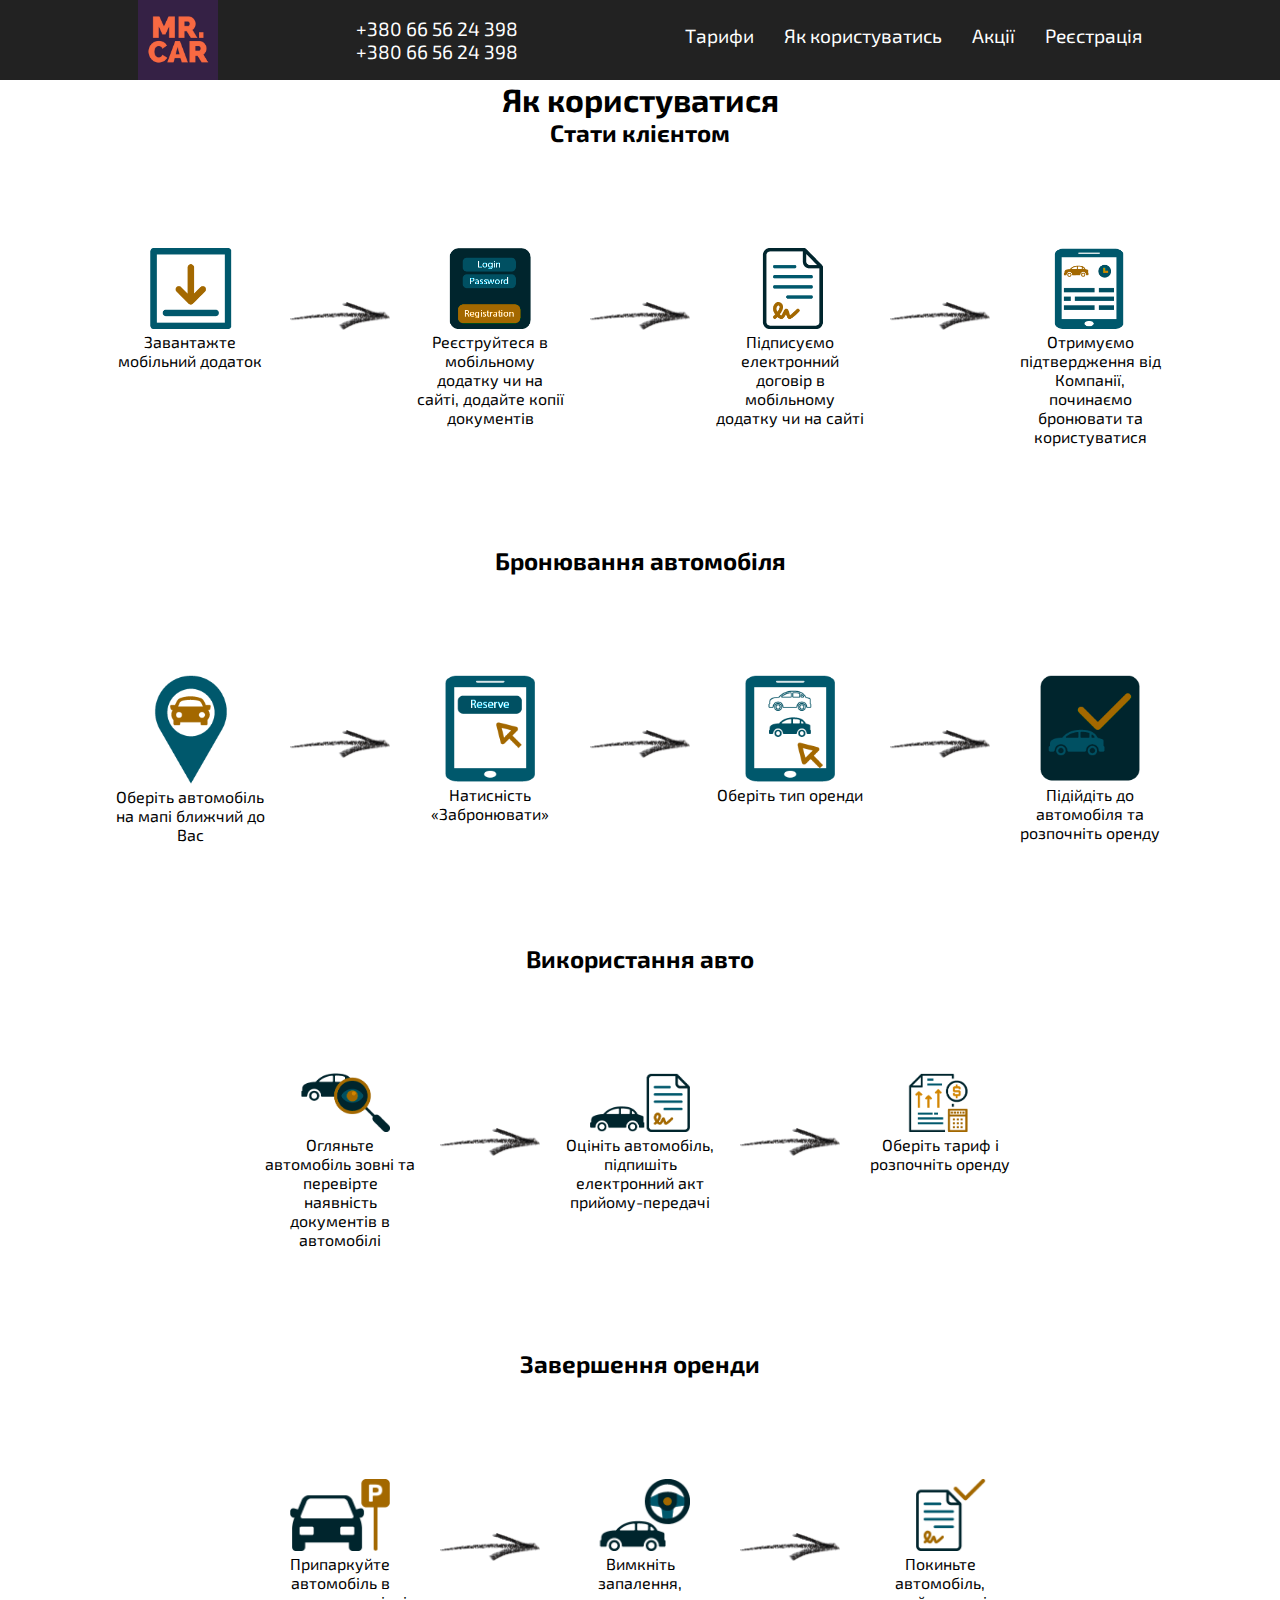
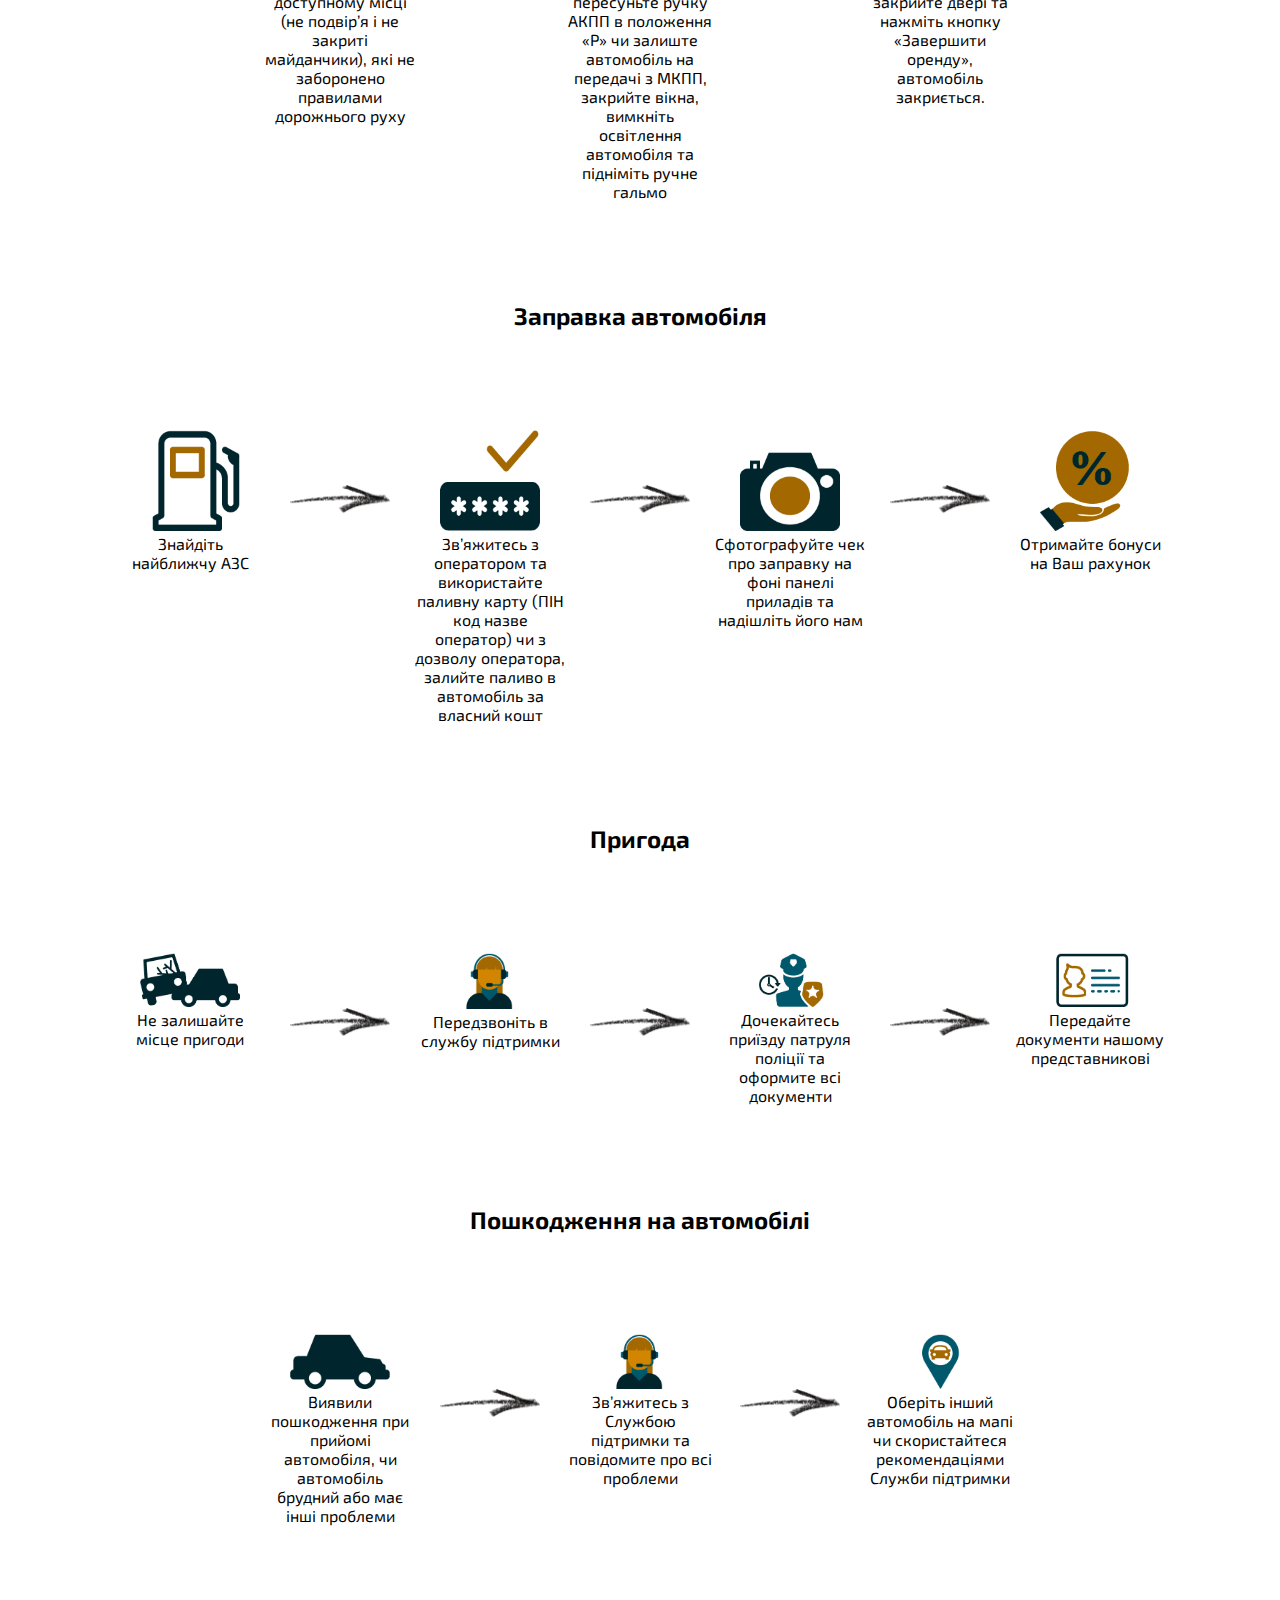
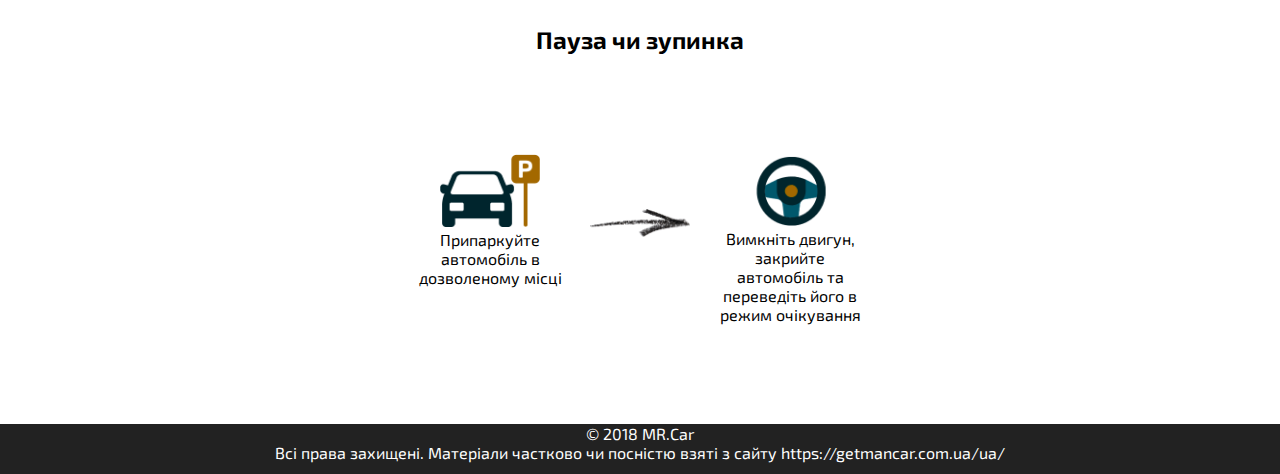
<file: how.html>
<!DOCTYPE html>
<html lang="en">
<head>
    <meta charset="UTF-8">
    <link href="https://fonts.googleapis.com/css?family=Exo+2" rel="stylesheet">
    <link rel="apple-touch-icon" sizes="180x180" href="static/favicon/apple-touch-icon.png">
    <link rel="icon" type="image/png" sizes="32x32" href="static/favicon/favicon-32x32.png">
    <link rel="icon" type="image/png" sizes="16x16" href="static/favicon/favicon-16x16.png">
    <link rel="manifest" href="static/favicon/site.webmanifest">
    <link rel="mask-icon" href="static/favicon/safari-pinned-tab.svg" color="#5bbad5">
    <meta name="msapplication-TileColor" content="#da532c">
    <meta name="theme-color" content="#ffffff">
    <link rel="stylesheet" type="text/css" href="./static/style/style.css">
    <link rel="stylesheet" type="text/css" href="./static/style/slider-def.css">

    <meta name="viewport" content="width=device-width, initial-scale=1.0">
    <meta http-equiv="X-UA-Compatible" content="ie=edge">
    <title>mr.Car - Тарифи</title>
</head>
<body>
    <header>
        <div class="column">
                <a href="index.html"><img src="static/img/logo.png"></a>
        </div>
        <div class="column">
            <a href="tel:+380665624398">+380 66 56 24 398</a><br>
            <a href="tel:+380665624398">+380 66 56 24 398</a>
        </div>
        <ul class="menu">
            <li><a href="taryph.html">Тарифи</a></li>
            <li><a href="how.html">Як користуватись</a></li>
            <li><a href="sale.html">Акції</a></li>
            <li><a href="register.html">Реєстрація</a></li>
        </ul>
    </header>
       <h1>Як користуватися</h1>
       <div class="how">
           <h2>Cтати клієнтом</h2>
           <ul>
               <li><img src="static/img/how/1-1.png" alt=""><span>Завантажте мобільний додаток</span></li>
               <li><img src="static/img/how/arrow.png" class="arrow" alt=""></li>
               <li><img src="static/img/how/1-2.png" alt=""><span>Реєструйтеся в мобільному додатку чи на сайті, додайте копії документів</span></li>
               <li><img src="static/img/how/arrow.png" class="arrow" alt=""></li>
               <li><img src="static/img/how/1-3.png" alt=""><span>Підписуємо електронний договір в мобільному додатку чи на сайті</span></li>
               <li><img src="static/img/how/arrow.png" class="arrow" alt=""></li>
               <li><img src="static/img/how/1-4.png" alt=""><span>Отримуємо підтвердження від Компанії, починаємо бронювати та користуватися</span></li>
               

           </ul>
           <H2>Бронювання автомобіля</H2>
           <ul>
                <li><img src="static/img/how/2-1.png" alt=""><span>Оберіть автомобіль на мапі ближчий до Вас</span></li>
                <li><img src="static/img/how/arrow.png" class="arrow" alt=""></li>
                <li><img src="static/img/how/2-2.png" alt=""><span>Натисність «Забронювати»</span></li>
                <li><img src="static/img/how/arrow.png" class="arrow" alt=""></li>
                <li><img src="static/img/how/2-3.png" alt=""><span>Оберіть тип оренди</span></li>
                <li><img src="static/img/how/arrow.png" class="arrow" alt=""></li>
                <li><img src="static/img/how/2-4.png" alt=""><span>Підійдіть до автомобіля та розпочніть оренду</span></li>
                
 
            </ul>
            <H2>Використання авто</H2>
            <ul>
                 <li><img src="static/img/how/3-1.png" alt=""><span>Огляньте автомобіль зовні та перевірте наявність документів в автомобілі</span></li>
                 <li><img src="static/img/how/arrow.png" class="arrow" alt=""></li>
                 <li><img src="static/img/how/3-2.png" alt=""><span>Оцініть автомобіль, підпишіть електронний акт прийому-передачі</span></li>
                 <li><img src="static/img/how/arrow.png" class="arrow" alt=""></li>
                 <li><img src="static/img/how/3-3.png" alt=""><span>Оберіть тариф і розпочніть оренду</span></li>
             </ul>
             <H2>Завершення оренди</H2>
             <ul>
                  <li><img src="static/img/how/4-1.png" alt=""><span>Припаркуйте автомобіль в доступному місці (не подвір’я і не закриті майданчики), які не заборонено правилами дорожнього руху</span></li>
                  <li><img src="static/img/how/arrow.png" class="arrow" alt=""></li>
                  <li><img src="static/img/how/4-2.png" alt=""><span>Вимкніть запалення, пересуньте ручку АКПП в положення «Р» чи залиште автомобіль на передачі з МКПП, закрийте вікна, вимкніть освітлення автомобіля та підніміть ручне гальмо</span></li>
                  <li><img src="static/img/how/arrow.png" class="arrow" alt=""></li>
                  <li><img src="static/img/how/4-3.png" alt=""><span>Покиньте автомобіль, закрийте двері та нажміть кнопку «Завершити оренду», автомобіль закриється.</span></li>
              </ul>
              <H2>Заправка автомобіля</H2>
           <ul>
                <li><img src="static/img/how/5-1.png" alt=""><span>Знайдіть найближчу АЗС</span></li>
                <li><img src="static/img/how/arrow.png" class="arrow" alt=""></li>
                <li><img src="static/img/how/5-2.png" alt=""><span>Зв’яжитесь з оператором та використайте паливну карту (ПІН код назве оператор) чи з дозволу оператора, залийте паливо в автомобіль за власний кошт</span></li>
                <li><img src="static/img/how/arrow.png" class="arrow" alt=""></li>
                <li><img src="static/img/how/5-3.png" alt=""><span>Сфотографуйте чек про заправку на фоні панелі приладів та надішліть його нам
                    </span></li>
                <li><img src="static/img/how/arrow.png" class="arrow" alt=""></li>
                <li><img src="static/img/how/5-4.png" alt=""><span>Отримайте бонуси на Ваш рахунок</span></li>
            </ul>
            <H2>Пригода</H2>
           <ul>
                <li><img src="static/img/how/6-1.png" alt=""><br><span>Не залишайте місце пригоди</span></li>
                <li><img src="static/img/how/arrow.png" class="arrow" alt=""></li>
                <li><img src="static/img/how/6-2.png" alt=""><span>Передзвоніть в службу підтримки</span></li>
                <li><img src="static/img/how/arrow.png" class="arrow" alt=""></li>
                <li><img src="static/img/how/6-3.png" alt=""><span>Дочекайтесь приїзду патруля поліції та оформите всі документи</span></li>
                <li><img src="static/img/how/arrow.png" class="arrow" alt=""></li>
                <li><img src="static/img/how/6-4.png" alt=""><span>Передайте документи нашому представникові</span></li>
            </ul>
            <H2>Пошкодження на автомобілі</H2>
           <ul>
                <li><img src="static/img/how/7-1.png" alt=""><br><span>Виявили пошкодження при прийомі автомобіля, чи автомобіль брудний або має інші проблеми</span></li>
                <li><img src="static/img/how/arrow.png" class="arrow" alt=""></li>
                <li><img src="static/img/how/7-2.png" alt=""><span>Зв’яжитесь з Службою підтримки та повідомите про всі проблеми</span></li>
                <li><img src="static/img/how/arrow.png" class="arrow" alt=""></li>
                <li><img src="static/img/how/7-3.png" alt=""><span>Оберіть інший автомобіль на мапі чи скористайтеся рекомендаціями Служби підтримки</span></li>
            </ul>
            <H2>Пауза чи зупинка</H2>
           <ul>
                <li><img src="static/img/how/8-1.png" alt=""><br><span>Припаркуйте автомобіль в дозволеному місці</span></li>
                <li><img src="static/img/how/arrow.png" class="arrow" alt=""></li>
                <li><img src="static/img/how/8-2.png" alt=""><span>Вимкніть двигун, закрийте автомобіль та переведіть його в режим очікування</span></li>
            </ul>

       </div>
    <footer>
            <p>© 2018 MR.Car</p>
           <p> Всі права захищені.
           Матеріали частково чи посністю взяті з сайту <a href="https://getmancar.com.ua/ua/">https://getmancar.com.ua/ua/</a></p>
    </footer>
   
</body>
</html>
</file>
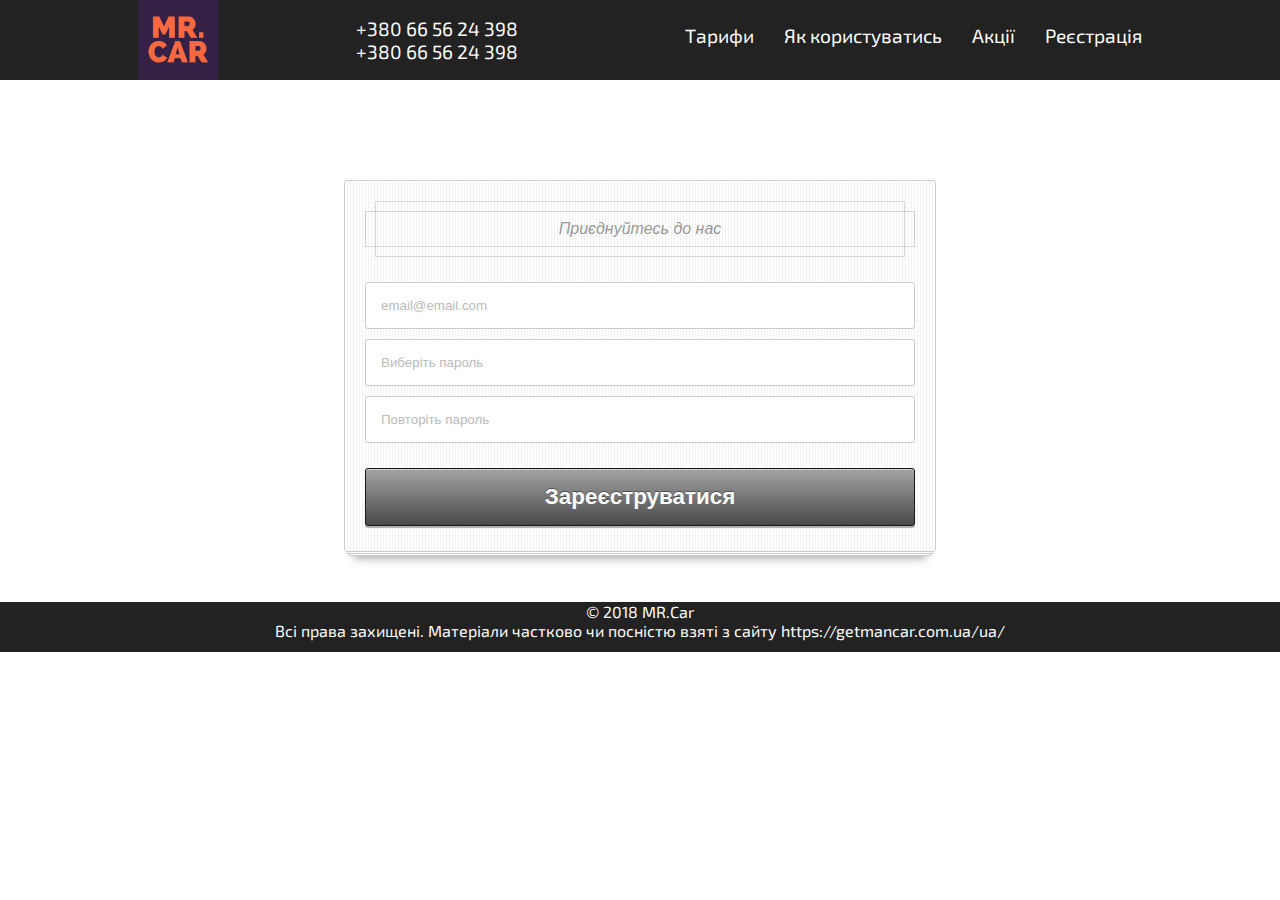
<file: register.html>
<!DOCTYPE html>
<html lang="en">
<head>
    <meta charset="UTF-8">
    <link href="https://fonts.googleapis.com/css?family=Exo+2" rel="stylesheet">
    <link rel="apple-touch-icon" sizes="180x180" href="static/favicon/apple-touch-icon.png">
    <link rel="icon" type="image/png" sizes="32x32" href="static/favicon/favicon-32x32.png">
    <link rel="icon" type="image/png" sizes="16x16" href="static/favicon/favicon-16x16.png">
    <link rel="manifest" href="static/favicon/site.webmanifest">
    <link rel="mask-icon" href="static/favicon/safari-pinned-tab.svg" color="#5bbad5">
    <meta name="msapplication-TileColor" content="#da532c">
    <meta name="theme-color" content="#ffffff">
    <link rel="stylesheet" type="text/css" href="./static/style/style.css">
    <link rel="stylesheet" type="text/css" href="./static/style/slider-def.css">
    <meta name="viewport" content="width=device-width, initial-scale=1.0">
    <meta http-equiv="X-UA-Compatible" content="ie=edge">
    <title>mr.Car - Тарифи</title>
</head>
<body>
    <header>
        <div class="column">
                <a href="index.html"><img src="static/img/logo.png"></a>
        </div>
        <div class="column">
            <a href="tel:+380665624398">+380 66 56 24 398</a><br>
            <a href="tel:+380665624398">+380 66 56 24 398</a>
        </div>
        <ul class="menu">
            <li><a href="taryph.html">Тарифи</a></li>
            <li><a href="how.html">Як користуватись</a></li>
            <li><a href="sale.html">Акції</a></li>
            <li><a href="register.html">Реєстрація</a></li>
        </ul>
    </header>
    <div class="wrapper">
        <div class="topHeader">
        </div>
            <form id="signup">
                <h1>Приєднуйтесь до нас</h1>
                <input placeholder="email@email.com" required="" type="email">
                <input placeholder="Виберіть пароль" required="" type="password">
                <input placeholder="Повторіть пароль" required="" type="password">					
                <button type="submit">Зареєструватися</button>	
            </form>
        
        
    </div>

    <footer>
            <p>© 2018 MR.Car</p>
           <p> Всі права захищені.
           Матеріали частково чи посністю взяті з сайту <a href="https://getmancar.com.ua/ua/">https://getmancar.com.ua/ua/</a></p>
    </footer>
   
</body>
</html>
</file>
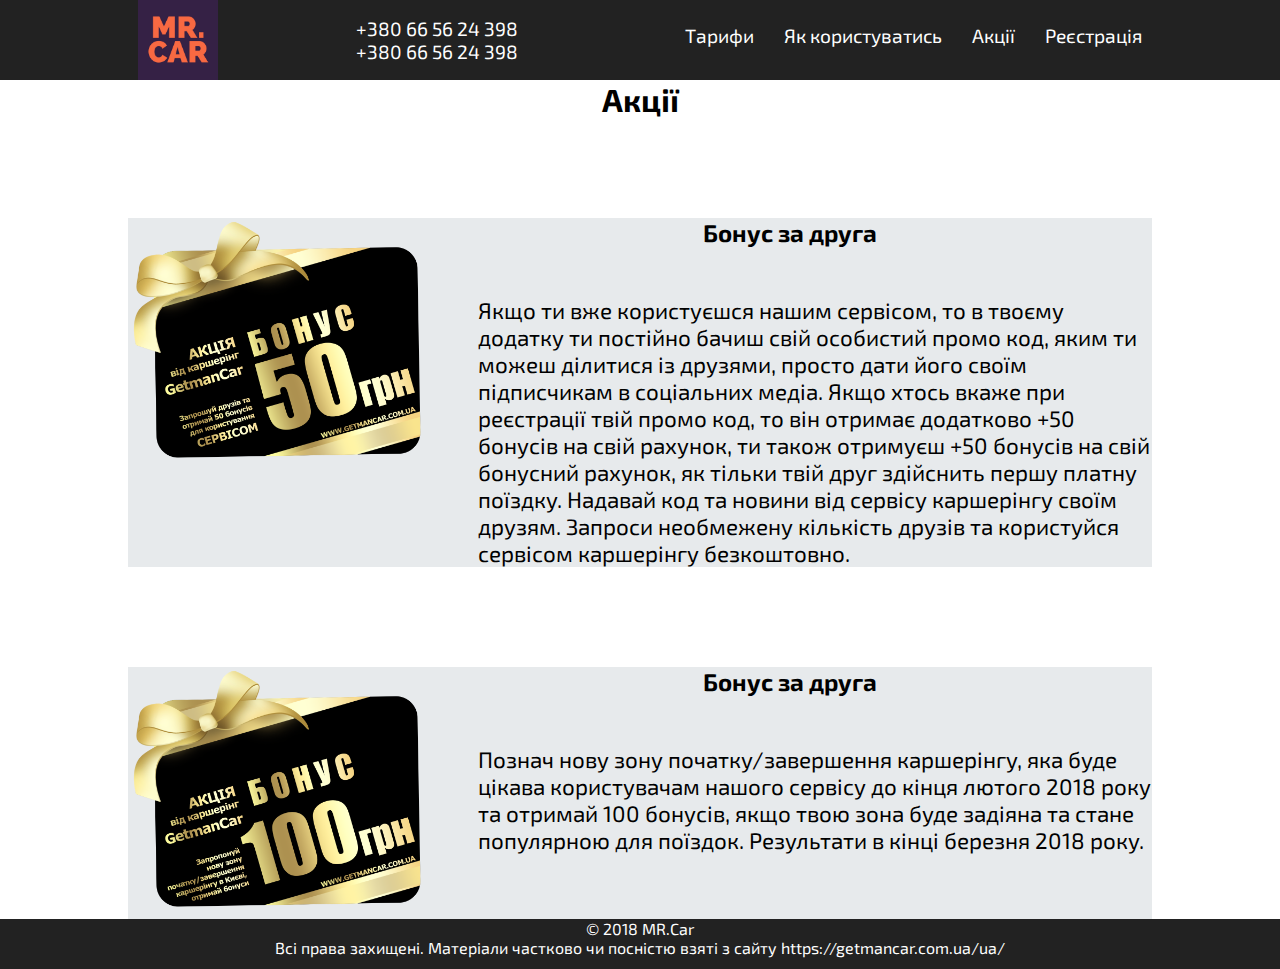
<file: sale.html>
<!DOCTYPE html>
<html lang="en">
<head>
    <meta charset="UTF-8">
    <link href="https://fonts.googleapis.com/css?family=Exo+2" rel="stylesheet">
    <link rel="apple-touch-icon" sizes="180x180" href="static/favicon/apple-touch-icon.png">
    <link rel="icon" type="image/png" sizes="32x32" href="static/favicon/favicon-32x32.png">
    <link rel="icon" type="image/png" sizes="16x16" href="static/favicon/favicon-16x16.png">
    <link rel="manifest" href="static/favicon/site.webmanifest">
    <link rel="mask-icon" href="static/favicon/safari-pinned-tab.svg" color="#5bbad5">
    <meta name="msapplication-TileColor" content="#da532c">
    <meta name="theme-color" content="#ffffff">
    <link rel="stylesheet" type="text/css" href="./static/style/style.css">
    <link rel="stylesheet" type="text/css" href="./static/style/slider-def.css">

    <meta name="viewport" content="width=device-width, initial-scale=1.0">
    <meta http-equiv="X-UA-Compatible" content="ie=edge">
    <title>mr.Car - Тарифи</title>
</head>
<body>
    <header>
        <div class="column">
                <a href="index.html"><img src="static/img/logo.png"></a>
        </div>
        <div class="column">
            <a href="tel:+380665624398">+380 66 56 24 398</a><br>
            <a href="tel:+380665624398">+380 66 56 24 398</a>
        </div>
        <ul class="menu">
            <li><a href="taryph.html">Тарифи</a></li>
            <li><a href="how.html">Як користуватись</a></li>
            <li><a href="sale.html">Акції</a></li>
            <li><a href="register.html">Реєстрація</a></li>
        </ul>
    </header>
    <div class="wrapper">
       <h1>Акції</h1>
       <div class="sale">
        <div class="img">
            <img src="static/img/gmc_bonus_ua.png" alt="sale">
        </div>
        <div class="text">
            <h2>Бонус за друга</h2>
            <P>Якщо ти вже користуєшся нашим сервісом, то в твоєму додатку ти постійно бачиш свій особистий промо код, яким ти можеш ділитися із друзями, просто дати його своїм підписчикам в соціальних медіа. Якщо хтось вкаже при реєстрації твій промо код, то він отримає додатково +50 бонусів на свій рахунок, ти також отримуєш +50 бонусів на свій бонусний рахунок, як тільки твій друг здійснить першу платну поїздку. Надавай код та новини від сервісу каршерінгу своїм друзям. Запроси необмежену кількість друзів та користуйся сервісом каршерінгу безкоштовно.</P>
        </div>
       </div>

       <div class="sale">
            <div class="img">
                <img src="static/img/gmc100_ua.png" alt="sale">
            </div>
        <div class="text">
                <h2>Бонус за друга</h2>
                <P>Познач нову зону початку/завершення каршерінгу, яка буде цікава користувачам нашого сервісу до кінця лютого 2018 року та отримай 100 бонусів, якщо твою зона буде задіяна та стане популярною для поїздок. Результати в кінці березня 2018 року.</P>
        </div>
        </div>
    </div>

    <footer>
            <p>© 2018 MR.Car</p>
           <p> Всі права захищені.
           Матеріали частково чи посністю взяті з сайту <a href="https://getmancar.com.ua/ua/">https://getmancar.com.ua/ua/</a></p>
    </footer>
   
</body>
</html>
</file>
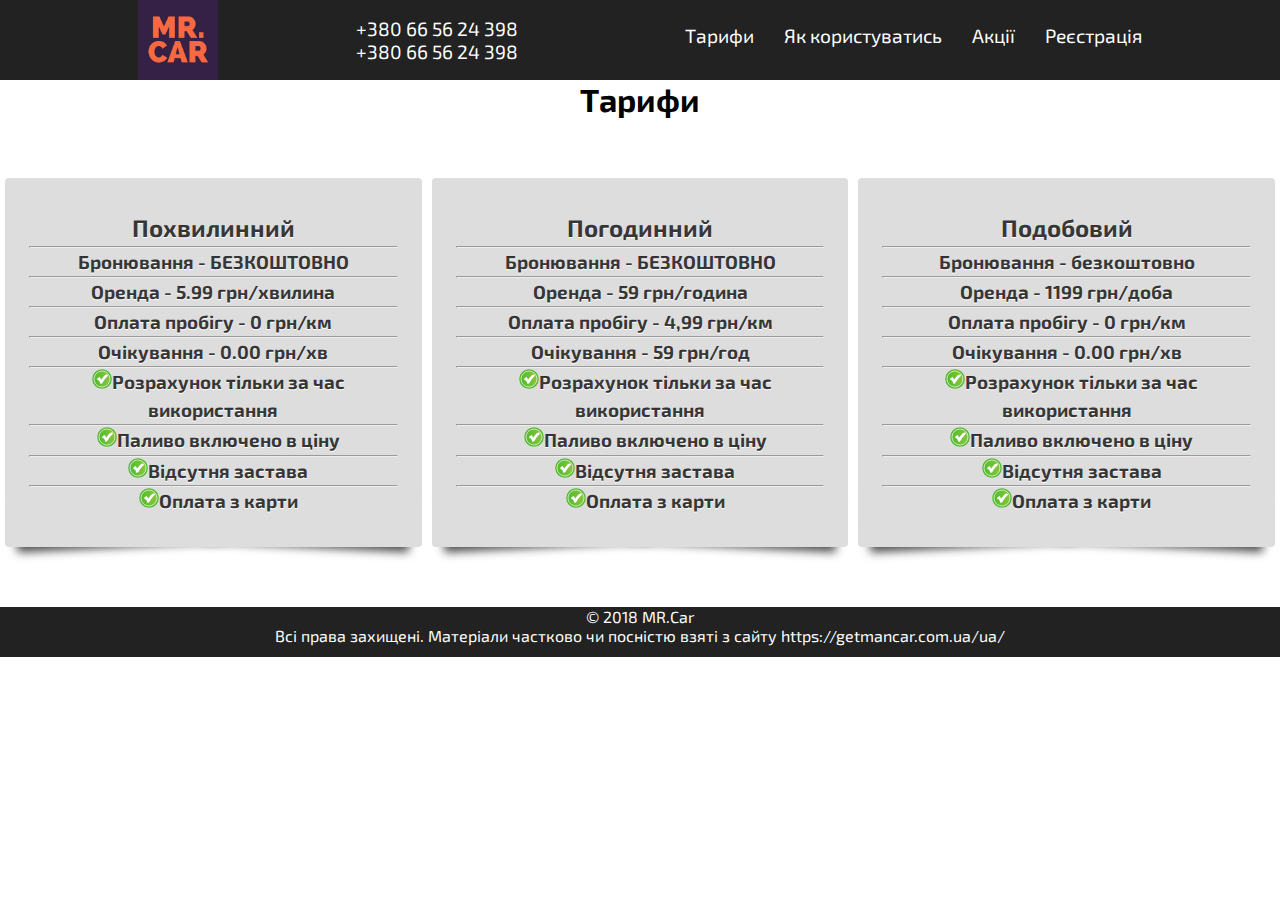
<file: taryph.html>
<!DOCTYPE html>
<html lang="en">
<head>
    <meta charset="UTF-8">
    <link href="https://fonts.googleapis.com/css?family=Exo+2" rel="stylesheet">
    <link rel="apple-touch-icon" sizes="180x180" href="static/favicon/apple-touch-icon.png">
    <link rel="icon" type="image/png" sizes="32x32" href="static/favicon/favicon-32x32.png">
    <link rel="icon" type="image/png" sizes="16x16" href="static/favicon/favicon-16x16.png">
    <link rel="manifest" href="static/favicon/site.webmanifest">
    <link rel="mask-icon" href="static/favicon/safari-pinned-tab.svg" color="#5bbad5">
    <meta name="msapplication-TileColor" content="#da532c">
    <meta name="theme-color" content="#ffffff">
    <link rel="stylesheet" type="text/css" href="./static/style/style.css">
    <link rel="stylesheet" type="text/css" href="./static/style/slider-def.css">

    <meta name="viewport" content="width=device-width, initial-scale=1.0">
    <meta http-equiv="X-UA-Compatible" content="ie=edge">
    <title>mr.Car - Тарифи</title>
</head>
<body>
    <header>
        <div class="column">
                <a href="index.html"><img src="static/img/logo.png"></a>
        </div>
        <div class="column">
            <a href="tel:+380665624398">+380 66 56 24 398</a><br>
            <a href="tel:+380665624398">+380 66 56 24 398</a>
        </div>
        <ul class="menu">
            <li><a href="taryph.html">Тарифи</a></li>
            <li><a href="how.html">Як користуватись</a></li>
            <li><a href="sale.html">Акції</a></li>
            <li><a href="register.html">Реєстрація</a></li>
        </ul>
    </header>
        <h1>Тарифи</h1>
        <div class="tariff">
            <div class="tariftable">
                <h2>Похвилинний</h2>
                <hr>
                <h3>Бронювання - БЕЗКОШТОВНО</h3>
                <hr>
                <h3>Оренда - 5.99 грн/хвилина</h3>
                <hr>
                <h3>Оплата пробігу - 0 грн/км</h3>
                <hr>
                <h3>Очікування - 0.00 грн/хв</h3>
                <hr>
                <h3><img src="static/img/accept.svg">Розрахунок тільки за час використання</h3>
                <hr>
                <h3><img src="static/img/accept.svg">Паливо включено в ціну</h3>
                <hr>
                <h3><img src="static/img/accept.svg">Відсутня застава</h3>
                <hr>
                <h3><img src="static/img/accept.svg">Оплата з карти</h3>
            </div>
            <div class="tariftable">
                <h2>Погодинний</h2>
                <hr>
                <h3>Бронювання - БЕЗКОШТОВНО</h3>
                <hr>
                <h3>Оренда - 59 грн/година</h3>
                <hr>
                <h3>Оплата пробігу - 4,99 грн/км</h3>
                <hr>
                <h3>Очікування - 59 грн/год</h3>
                <hr>
                <h3><img src="static/img/accept.svg">Розрахунок тільки за час використання</h3>
                <hr>
                <h3><img src="static/img/accept.svg">Паливо включено в ціну</h3>
                <hr>
                <h3><img src="static/img/accept.svg">Відсутня застава</h3>
                <hr>
                <h3><img src="static/img/accept.svg">Оплата з карти</h3>
                </div>
            <div class="tariftable">
                    <h2>Подобовий</h2>
                    <hr>
                    <h3>Бронювання - безкоштовно</h3>
                    <hr>
                    <h3>Оренда - 1199 грн/доба</h3>
                    <hr>
                    <h3>Оплата пробігу - 0 грн/км</h3>
                    <hr>
                    <h3>Очікування - 0.00 грн/хв</h3>
                    <hr>
                    <h3><img src="static/img/accept.svg">Розрахунок тільки за час використання</h3>
                    <hr>
                    <h3><img src="static/img/accept.svg">Паливо включено в ціну</h3>
                    <hr>
                    <h3><img src="static/img/accept.svg">Відсутня застава</h3>
                    <hr>
                    <h3><img src="static/img/accept.svg">Оплата з карти</h3>
                </div>
        </div>
    <footer>
            <p>© 2018 MR.Car</p>
           <p> Всі права захищені.
           Матеріали частково чи посністю взяті з сайту <a href="https://getmancar.com.ua/ua/">https://getmancar.com.ua/ua/</a></p>
    </footer>
   
</body>
</html>
</file>
<file: static/style/style.css>
* {
    padding: 0;
    margin: 0;
}
body{
    font-family: 'Exo 2', sans-serif;
}

header {
    display: flex;
    justify-content: space-evenly;
    background-color: #352145;
}
.column {
    text-align: left; 
    vertical-align: middle;
    margin: auto 0;
}
.column a{
    text-decoration: none;
    color: white;
    font-size: 1.2rem;
}
.menu{
    margin: auto 0;
    list-style: none;
    display: flex;
    height: 2rem;
}
.menu a{
    text-decoration: none;
    color: White;
    margin-left: 30px;
    font-size: 1.2rem;
    display: block;
}
.menu a:hover{
    color: #f86942;
    transform: translateX(0px);
    transition: 0.2s linear;
    text-shadow: 1px 1px 2px black, 0 0 1em #352145;
    -webkit-transform: scale(1.2);
    -ms-transform: scale(1.2);
    transform: scale(1.2);

}
.column img{
    width: 80px;
}
.menu li{
    text-decoration: none;
    vertical-align: middle;
}
.wrapper{
    display: block;
    width: 80%;
    margin: 0 auto;
}

h2,h3,h1{
    text-align: center;  
}
p{
font-size: 1.4rem;
}
.description{
    padding-top: 30px;
    padding-bottom: 30px;
}
.description table{
    margin: auto;
}
.description img{
    width: 100%;
}
.description ol{
    padding-left: 50px;
}
.description li{
    font-size: 1.3rem;
}
.features{
    padding-top: 50px;
}
.features-wrapper{
    display: inline-flex;
    padding-top: 50px;
}

.tariff{
    display: flex;
}   
.tariftable img{
width: 20px;
height: 20px;
padding-left: 10px;
}
.tariftable{
    position: relative;
    width: 60%;
    background: #ddd;
    -moz-border-radius: 4px;
    border-radius: 4px;
    padding: 2em 1.5em;
    color: rgba(0,0,0, .8);
    text-shadow: 0 1px 0 #fff;
    line-height: 1.5;
    margin: 60px 5px;
}
.tariftable:before,
.tariftable:after{
 z-index: -1;
 position: absolute;
 content: "";
 bottom: 15px;
 left: 10px;
 width: 50%;
 top: 80%;
 max-width:300px;
 background: rgba(0, 0, 0, 0.7);
 -webkit-box-shadow: 0 15px 10px rgba(0,0,0, 0.7);
 -moz-box-shadow: 0 15px 10px rgba(0, 0, 0, 0.7);
 box-shadow: 0 15px 10px rgba(0, 0, 0, 0.7);
 -webkit-transform: rotate(-3deg);
 -moz-transform: rotate(-3deg);
 -o-transform: rotate(-3deg);
 -ms-transform: rotate(-3deg);
 transform: rotate(-3deg);
}

.tariftable:after {
 -webkit-transform: rotate(3deg);
 -moz-transform: rotate(3deg);
 -o-transform: rotate(3deg);
 -ms-transform: rotate(3deg);
 transform: rotate(3deg);
 right: 10px;
 left: auto;
}
.row{
    position: relative;
    width: 60%;
    background: rgb(135, 236, 166);
    -moz-border-radius: 4px;
    border-radius: 4px;
    padding: 2em 1.5em;
    color: rgba(0,0,0, .8);
    text-shadow: 0 1px 0 #fff;
    line-height: 1.5;
    margin: 60px 5px;
}
.row:before,
.row:after {
 z-index: -1;
 position: absolute;
 content: "";
 bottom: 15px;
 left: 10px;
 width: 50%;
 top: 80%;
 max-width:300px;
 background: rgba(0, 0, 0, 0.7);
 -webkit-box-shadow: 0 15px 10px rgba(0,0,0, 0.7);
 -moz-box-shadow: 0 15px 10px rgba(0, 0, 0, 0.7);
 box-shadow: 0 15px 10px rgba(0, 0, 0, 0.7);
 -webkit-transform: rotate(-3deg);
 -moz-transform: rotate(-3deg);
 -o-transform: rotate(-3deg);
 -ms-transform: rotate(-3deg);
 transform: rotate(-3deg);
}

.row:after {
 -webkit-transform: rotate(3deg);
 -moz-transform: rotate(3deg);
 -o-transform: rotate(3deg);
 -ms-transform: rotate(3deg);
 transform: rotate(3deg);
 right: 10px;
 left: auto;
}
.comments{
    display: flex;
    justify-content: center;
}
.comments img{
    border-radius: 100%;
    width: 300px;
    margin-bottom: 40px;
}
.comment{
    width: 30%;
    text-align: center;
}
.comment h2{
    margin-bottom: 30px;
}
.comment p{
    font-size: 1.2rem;
}
footer{
    text-align: center;
    color: white;
    padding: 0;
    margin: 0;
}
footer p{
    font-size: 1rem;
}

.how{

}

.how ul{
    list-style: none;
    display: flex;
    justify-content: center;
    align-content: center;
    margin-top: 100px;
    margin-bottom: 100px;
}
.how li{
    align-content: stretch;
    width: 150px;
    text-align: center;
    display: block;
}
.how img{
    width:100px;
}

.arrow{
    width: 100px;
    margin-top: 55px;
}
.sale{
    background: #e7eaec;
    margin-top: 100px;
    display: flex;
    justify-content: center;
}
.img img{
    width: 300px;
}
.text p{
    margin-top: 50px;
    padding-left: 50px;
}

#signup {
    width: 550px;
    height: 330px;
    margin: 100px auto 50px auto;
    padding: 20px;
    position: relative;
    background: #fff url([data-uri]);
    border: 1px solid #ccc;
    -moz-border-radius: 3px;
    -webkit-border-radius: 3px; 
    border-radius: 3px;  
}

#signup::before, 
#signup::after {
    content: "";
    position: absolute;
    bottom: -3px;
    left: 2px;
    right: 2px;
    top: 0;
    z-index: -1;
    background: #fff;
    border: 1px solid #ccc;			
}

#signup::after {
    left: 4px;
    right: 4px;
    bottom: -5px;
    z-index: -2;
    -moz-box-shadow: 0 8px 8px -5px rgba(0,0,0,.3);
    -webkit-box-shadow: 0 8px 8px -5px rgba(0,0,0,.3);
    box-shadow: 0 8px 8px -5px rgba(0,0,0,.3);
}

#signup h1 {
    position: relative;
    font: italic 1em/3.5em 'trebuchet MS',Arial, Helvetica;
    color: #999;
    text-align: center;
    margin: 0 0 20px;
}

#signup h1::before,
#signup h1::after{
    content:'';
    position: absolute;
    border: 1px solid rgba(0,0,0,.15);
    top: 10px;
    bottom: 10px;
    left: 0;
    right: 0;
}

#signup h1::after{
    top: 0;
    bottom: 0;
    left: 10px;
    right: 10px;
}

::-webkit-input-placeholder {
   color: #bbb;
}

:-moz-placeholder {
   color: #bbb;
} 				    	

.placeholder{
    color: #bbb; }		

#signup input{
    margin: 5px 0;
    padding: 15px;
    width: 100%;
    *width: 518px;
    -moz-box-sizing: border-box;
    box-sizing: border-box;
    border: 1px solid #ccc;
    -moz-border-radius: 3px;
    -webkit-border-radius: 3px;
    border-radius: 3px;	
}

#signup input:focus{
    outline: 0;
    border-color: #aaa;
    -moz-box-shadow: 0 2px 1px rgba(0, 0, 0, .3) inset;
    -webkit-box-shadow: 0 2px 1px rgba(0, 0, 0, .3) inset;
    box-shadow: 0 2px 1px rgba(0, 0, 0, .3) inset;
}		

#signup button{
    margin: 20px 0 0 0;
    padding: 15px 8px;			
    width: 100%;
    cursor: pointer;
    border: 1px solid rgb(24, 24, 24);
    overflow: visible;
    display: inline-block;
    color: #fff;
    font: bold 1.4em arial, helvetica;
    text-shadow: 0 -1px 0 rgba(0,0,0,.4);		  
    background-color: #494949;
    background-image: -webkit-gradient(linear, left top, left bottom, from(rgba(255,255,255,.5)), to(rgba(255,255,255,0)));
    background-image: -webkit-linear-gradient(top, rgba(255,255,255,.5), rgba(255,255,255,0));
    background-image: -moz-linear-gradient(top, rgba(255,255,255,.5), rgba(255,255,255,0));
    background-image: -ms-linear-gradient(top, rgba(255,255,255,.5), rgba(255,255,255,0));
    background-image: -o-linear-gradient(top, rgba(255,255,255,.5), rgba(255,255,255,0));
    background-image: linear-gradient(top, rgba(255,255,255,.5), rgba(255,255,255,0));
    -webkit-transition: background-color .2s ease-out;
    -moz-transition: background-color .2s ease-out;
    -ms-transition: background-color .2s ease-out; 
    -o-transition: background-color .2s ease-out;  
    transition: background-color .2s ease-out;
    -moz-border-radius: 3px;
    -webkit-border-radius: 3px;
    border-radius: 3px;
    -moz-box-shadow:  0 2px 1px rgba(0, 0, 0, .3),
                      0 1px 0 rgba(255, 255, 255, .5) inset;
    -webkit-box-shadow: 0 2px 1px rgba(0, 0, 0, .3),
                        0 1px 0 rgba(255, 255, 255, .5) inset;
    box-shadow: 0 2px 1px rgba(0, 0, 0, .3),
                0 1px 0 rgba(255, 255, 255, .5) inset;			  						  
}

#signup button:hover{
      background-color: #079748;
    border-color: #7cbfff;
}

#signup button:active{
    position: relative;
    top: 3px;
    text-shadow: none;
    -moz-box-shadow: 0 1px 0 rgba(255, 255, 255, .3) inset;
    -webkit-box-shadow: 0 1px 0 rgba(255, 255, 255, .3) inset;
    box-shadow: 0 1px 0 rgba(255, 255, 255, .3) inset;
}

#about{
    color: #999;
    text-align: center;
    font: 0.9em Arial, Helvetica;
}

#about a{
    color: #777;
}
</file>
<file: static/style/slider-def.css>
/* Reset
*{margin:0;padding:0;}

body{
  min-width:900px;
} */
/* Slider */
#slider{
  width:100%;
  height:400px;
  position:relative;
  overflow:hidden;
}
@keyframes load{
  from{left:-100%;}
  to{left:0;}
}
.slides{
  width:400%;
  height:100%;
  position:relative;
  -webkit-animation:slide 30s infinite;
  -moz-animation:slide 30s infinite;
  animation:slide 30s infinite;
}
.slider{
  width:25%;
  height:100%;
  float:left;
  position:relative;
  z-index:1;
  overflow:hidden;
}
.slide img{
  width:100%;
  height:100%;
}
.slide img{
  width:100%;
  height:100%;
}
.image{
  width:100%;
  height:100%;
}
.image img{
  width:100%;
  height:100%;
  display:block;
  margin:0 auto;
}

/* Legend */
.legend{
  border:500px solid transparent;
  border-left:800px solid rgba(52, 73, 94, .7);
  border-bottom:0;
  position:absolute;
  bottom:0;
}

/* Contents */
.content{
  width:100%;
  height:100%;
  position:absolute;
  overflow:hidden;
}
.content-txt{
  width:400px;
  height:150px;
  float:left;
  position:relative;
  top:300px;
  -webkit-animation:content-s 7.5s infinite;
  -moz-animation:content-s 7.5s infinite;
  animation:content-s 7.5s infinite;
}
.content-txt h1{
  font-family:Arial;
  text-transform:uppercase;
  font-size:24px;
  color:#fff;
  text-align:left;
  margin-left:30px;
  padding-bottom:10px;
}
.content-txt h2{
  font-family:arial;
  font-weight:normal;
  font-size:14px;
  font-style:italic;
  color:#fff;
  text-align:left;
  margin-left:30px;
}

/* Switch */
.switch{
  width:120px;
  height:10px;
  position:absolute;
  bottom:50px;
  z-index:99;
  left:30px;
}
.switch > ul{
  list-style:none;
}
.switch > ul > li{
  width:10px;
  height:10px;
  border-radius:50%;
  background:#333;
  float:left;
  margin-right:5px;
  cursor:pointer;
}
.switch ul{
  overflow:hidden;
}
.on{
  width:100%;
  height:100%;
  border-radius:50%;
  background:#f39c12;
  position:relative;
  -webkit-animation:on 30s infinite;
  -moz-animation:on 30s infinite;
  animation:on 30s infinite;
}

/* Animation */
@-webkit-keyframes slide{
  0%,100%{
    margin-left:0%;
  }
  21%{
    margin-left:0%;
  }
  25%{
    margin-left:-100%;
  }
  46%{
    margin-left:-100%;
  }
  50%{
    margin-left:-200%;
  }
  71%{
    margin-left:-200%;
  }
  75%{
    margin-left:-300%;
  }
  96%{
    margin-left:-300%;
  }
}
@-moz-keyframes slide{
  0%,100%{
    margin-left:0%;
  }
  21%{
    margin-left:0%;
  }
  25%{
    margin-left:-100%;
  }
  46%{
    margin-left:-100%;
  }
  50%{
    margin-left:-200%;
  }
  71%{
    margin-left:-200%;
  }
  75%{
    margin-left:-300%;
  }
  96%{
    margin-left:-300%;
  }
}
@keyframes slide{
  0%,100%{
    margin-left:0%;
  }
  21%{
    margin-left:0%;
  }
  25%{
    margin-left:-100%;
  }
  46%{
    margin-left:-100%;
  }
  50%{
    margin-left:-200%;
  }
  71%{
    margin-left:-200%;
  }
  75%{
    margin-left:-300%;
  }
  96%{
    margin-left:-300%;
  }
}

@-webkit-keyframes content-s{
  0%{left:-420px;}
  10%{left:0px;}
  30%{left:0px;}
  40%{left:0px;}
  50%{left:0px;}
  60%{left:0px;}
  70%{left:0;}
  80%{left:-420px;}
  90%{left:-420px;}
  100%{left:-420px;}
}
@-moz-keyframes content-s{
  0%{left:-420px;}
  10%{left:0px;}
  30%{left:0px;}
  40%{left:0px;}
  50%{left:0px;}
  60%{left:0px;}
  70%{left:0;}
  80%{left:-420px;}
  90%{left:-420px;}
  100%{left:-420px;}
}
@keyframes content-s{
  0%{left:-420px;}
  10%{left:20px;}
  15%{left:0px;}
  30%{left:0px;}
  40%{left:0px;}
  50%{left:0px;}
  60%{left:0px;}
  70%{left:0;}
  80%{left:-420px;}
  90%{left:-420px;}
  100%{left:-420px;}
}

@-webkit-keyframes on{
  0%,100%{
    margin-left:0%;
  }
  21%{
    margin-left:0%;
  }
  25%{
    margin-left:15px;
  }
  46%{
    margin-left:15px;
  }
  50%{
    margin-left:30px;
  }
  71%{
    margin-left:30px;
  }
  75%{
    margin-left:45px;
  }
  96%{
    margin-left:45px;
  }
}

@-moz-keyframes on{
  0%,100%{
    margin-left:0%;
  }
  21%{
    margin-left:0%;
  }
  25%{
    margin-left:15px;
  }
  46%{
    margin-left:15px;
  }
  50%{
    margin-left:30px;
  }
  71%{
    margin-left:30px;
  }
  75%{
    margin-left:45px;
  }
  96%{
    margin-left:45px;
  }
}

@keyframes on{
  0%,100%{
    margin-left:0%;
  }
  21%{
    margin-left:0%;
  }
  25%{
    margin-left:15px;
  }
  46%{
    margin-left:15px;
  }
  50%{
    margin-left:30px;
  }
  71%{
    margin-left:30px;
  }
  75%{
    margin-left:45px;
  }
  96%{
    margin-left:45px;
  }
}

/* main */
/* Reset */
a{text-decoration:none;color:inherit;}
html{width:100%;height:100%;}

/* Body */
body{
  background:#fff;
}

/* Header */
header{
  width:100%;
  height:80px;
  background:#222;
}
.logo{
  width:50px;
  height:65px;
  position:relative;
  top:7.5px;
  float:left;
  margin-left:5%;
}
.logo img{
  width:100%;
  height:100%;
}
nav{
  width:auto;
  height:100%;
  float:right;
  margin-right:5%;
  list-style:none;
}
nav li{
  width:auto;
  margin-right:20px;
  float:left;
}
nav li a{
  font-family:Arial;
  font-size:16px;
  color:#fff;
  line-height:80px;
}
nav select{
  width:150px;
  height:30px;
  margin-top:25px;
  font-family:Arial;
  font-size:14px;
  color:#666;
  border:2px solid #aaa;
  padding-left:10px;
}
nav select:focus{
  outline:none;
}

/* Content */
.container{
  width:70%;
  height:auto;
  padding:20px 0;
  margin:20px auto;
}
.container h1{
  font-family:Arial;
  font-size:24px;
  color:#222;
  text-transform:uppercase;
  margin:20px 0;
}
.container h2{
  font-family:arial;
  font-size:16px;
  color:#444;
  margin-top:10px;
}
.container h3{
  font-family:arial;
  font-weight:normal;
  font-size:16px;
  color:#aaa;
}
.code{
  width:600px;
  height:auto;
  margin:20px auto;
  padding:10px 20px;
  background:#222;
  border-left:10px solid #aaa;
  font-family: arial;
  font-size:16px;
  color:#fff;
}
.code span{
  color:#89A978;
}
.space{
  width:20px;
  height:1px;
  float:left;
}

footer{
  width:100%;
  height:50px;
  background:#222;
}
footer h1{
  font-family:Arial;
  font-weight:normal;
  font-size:14px;
  color:#fff;
  margin-left:5%;
  line-height:50px;
}
#map {
  width: 100%;
  height: 400px;
  background-color: grey;
}
</file>
